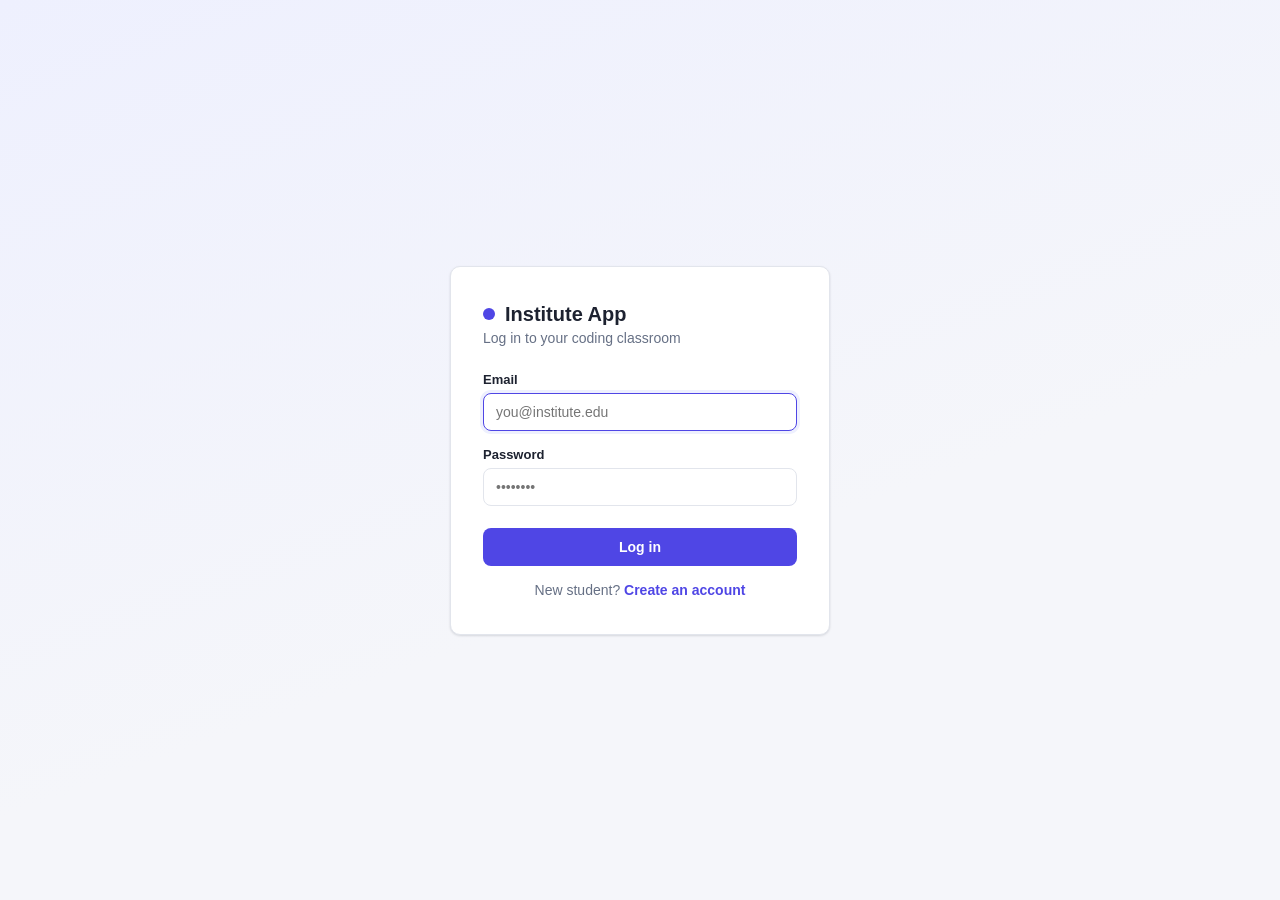
<file: frontend/index.html>
<!DOCTYPE html>
<html lang="en">
<head>
  <meta charset="UTF-8" />
  <meta name="viewport" content="width=device-width, initial-scale=1.0" />
  <title>Login — Institute App</title>
  <link rel="stylesheet" href="css/main.css" />
</head>
<body>
  <div class="login-wrap">
    <div class="card login-card">
      <div class="brand"><span class="dot"></span>Institute App</div>
      <p class="tagline">Log in to your coding classroom</p>

      <div id="login-success" class="login-success"></div>
      <div id="login-error" class="login-error"></div>

      <form id="login-form">
        <div class="field">
          <label for="email">Email</label>
          <input type="email" id="email" name="email" placeholder="you@institute.edu" required autofocus />
        </div>
        <div class="field">
          <label for="password">Password</label>
          <input type="password" id="password" name="password" placeholder="••••••••" required />
        </div>
        <button type="submit" class="btn btn-primary">Log in</button>
      </form>

      <p class="login-switch">New student? <a href="signup.html">Create an account</a></p>

      <!-- the demo accounts exist only in a local database seeded by scripts/init_db.py -->
      <div class="login-hint" id="demo-hint" hidden>
        <strong>Demo accounts</strong><br />
        Instructor — anita@institute.edu / instructor123<br />
        Student — ravi@institute.edu / student123
      </div>
    </div>
  </div>

  <script src="js/config.js"></script>
  <script src="js/api.js"></script>
  <script src="js/auth.js"></script>
</body>
</html>
</file>
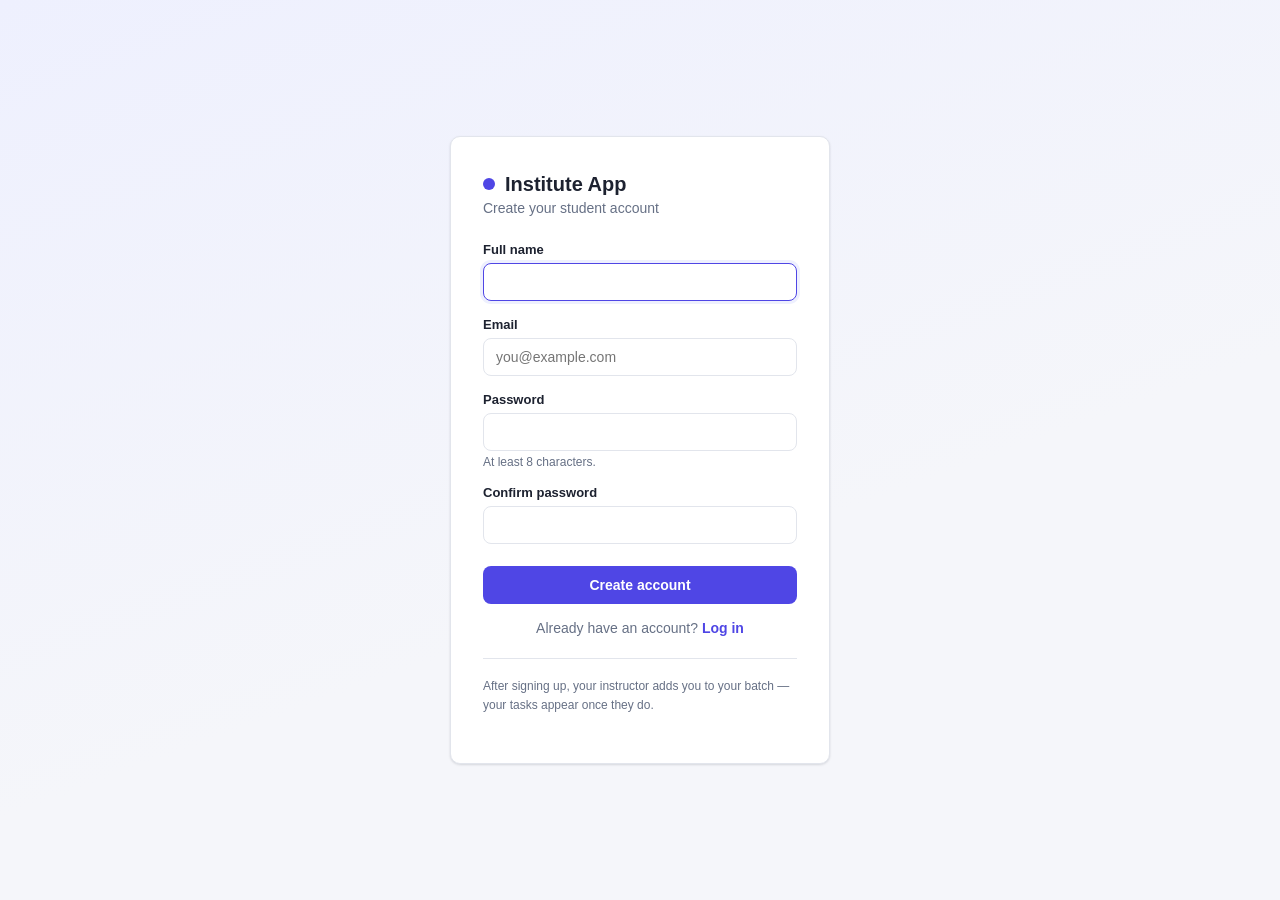
<file: frontend/signup.html>
<!DOCTYPE html>
<html lang="en">
<head>
  <meta charset="UTF-8" />
  <meta name="viewport" content="width=device-width, initial-scale=1.0" />
  <title>Sign up — Institute App</title>
  <link rel="stylesheet" href="css/main.css" />
</head>
<body>
  <div class="login-wrap">
    <div class="card login-card">
      <div class="brand"><span class="dot"></span>Institute App</div>
      <p class="tagline">Create your student account</p>

      <div id="signup-error" class="login-error"></div>

      <form id="signup-form">
        <div class="field">
          <label for="name">Full name</label>
          <input type="text" id="name" name="name" maxlength="100" autocomplete="name" required autofocus />
        </div>
        <div class="field">
          <label for="email">Email</label>
          <input type="email" id="email" name="email" placeholder="you@example.com" maxlength="254" autocomplete="email" required />
        </div>
        <div class="field">
          <label for="password">Password</label>
          <input type="password" id="password" name="password" minlength="8" maxlength="128" autocomplete="new-password" required />
          <div class="hint">At least 8 characters.</div>
        </div>
        <div class="field">
          <label for="password2">Confirm password</label>
          <input type="password" id="password2" name="password2" minlength="8" maxlength="128" autocomplete="new-password" required />
        </div>
        <button type="submit" class="btn btn-primary">Create account</button>
      </form>

      <p class="login-switch">Already have an account? <a href="index.html">Log in</a></p>
      <p class="login-hint">After signing up, your instructor adds you to your batch — your tasks appear once they do.</p>
    </div>
  </div>

  <script src="js/config.js"></script>
  <script src="js/api.js"></script>
  <script src="js/signup.js"></script>
</body>
</html>
</file>
<file: frontend/css/main.css>
:root {
  --bg: #f5f6fa;
  --surface: #ffffff;
  --border: #e2e5ec;
  --text: #1d2230;
  --text-muted: #667085;
  --primary: #4f46e5;
  --primary-dark: #4338ca;
  --primary-light: #eef0fe;
  --green: #12b76a;
  --green-bg: #e8f9f0;
  --amber: #b54708;
  --amber-bg: #fff4e0;
  --grey: #667085;
  --grey-bg: #eef0f3;
  --red: #d92d20;
  --radius: 10px;
  --shadow: 0 1px 2px rgba(16, 24, 40, 0.06), 0 1px 3px rgba(16, 24, 40, 0.08);
}

* { box-sizing: border-box; }

body {
  margin: 0;
  font-family: "Inter", -apple-system, BlinkMacSystemFont, "Segoe UI", Roboto, sans-serif;
  background: var(--bg);
  color: var(--text);
}

a { color: inherit; text-decoration: none; }

.app-shell { min-height: 100vh; display: flex; flex-direction: column; }

/* ---------- Top nav ---------- */
.topbar {
  background: var(--surface);
  border-bottom: 1px solid var(--border);
  padding: 14px 28px;
  display: flex;
  align-items: center;
  justify-content: space-between;
  position: sticky;
  top: 0;
  z-index: 20;
}

.topbar .brand {
  font-weight: 700;
  font-size: 17px;
  display: flex;
  align-items: center;
  gap: 8px;
}

.topbar .brand .dot {
  width: 10px; height: 10px; border-radius: 50%;
  background: var(--primary);
  display: inline-block;
}

.topbar nav {
  display: flex;
  gap: 4px;
}

.topbar nav a {
  padding: 8px 14px;
  border-radius: 8px;
  font-size: 14px;
  font-weight: 500;
  color: var(--text-muted);
}

.topbar nav a:hover { background: var(--bg); color: var(--text); }
.topbar nav a.active { background: var(--primary-light); color: var(--primary); }

.topbar .userbox {
  display: flex;
  align-items: center;
  gap: 12px;
  font-size: 14px;
  color: var(--text-muted);
}

.topbar .userbox .avatar {
  width: 32px; height: 32px; border-radius: 50%;
  background: var(--primary);
  color: white;
  display: flex; align-items: center; justify-content: center;
  font-weight: 600; font-size: 13px;
}

.btn-logout {
  border: 1px solid var(--border);
  background: var(--surface);
  padding: 6px 12px;
  border-radius: 8px;
  cursor: pointer;
  font-size: 13px;
  color: var(--text-muted);
}
.btn-logout:hover { background: var(--bg); }

/* ---------- Page container ---------- */
.page {
  flex: 1;
  padding: 28px;
  max-width: 1180px;
  width: 100%;
  margin: 0 auto;
}

.page-header {
  display: flex;
  align-items: flex-start;
  justify-content: space-between;
  margin-bottom: 20px;
  flex-wrap: wrap;
  gap: 12px;
}

.page-header h1 { font-size: 22px; margin: 0 0 4px 0; }
.page-header .subtitle { color: var(--text-muted); font-size: 14px; margin: 0; }

/* ---------- Buttons ---------- */
.btn {
  display: inline-flex;
  align-items: center;
  gap: 6px;
  border: none;
  border-radius: 8px;
  padding: 9px 16px;
  font-size: 14px;
  font-weight: 600;
  cursor: pointer;
  font-family: inherit;
}

.btn-primary { background: var(--primary); color: white; }
.btn-primary:hover { background: var(--primary-dark); }
.btn-primary:disabled { background: #c7c9d9; cursor: not-allowed; }

.btn-secondary { background: var(--surface); color: var(--text); border: 1px solid var(--border); }
.btn-secondary:hover { background: var(--bg); }

.btn-danger { background: var(--surface); color: var(--red); border: 1px solid #f3c8c4; }
.btn-danger:hover { background: #fff2f1; }

.btn-sm { padding: 6px 12px; font-size: 13px; }

/* ---------- Cards / Surface ---------- */
.card {
  background: var(--surface);
  border: 1px solid var(--border);
  border-radius: var(--radius);
  box-shadow: var(--shadow);
}

/* ---------- Table ---------- */
table.data-table {
  width: 100%;
  border-collapse: collapse;
  font-size: 14px;
}

table.data-table th {
  text-align: left;
  padding: 12px 16px;
  font-weight: 600;
  color: var(--text-muted);
  font-size: 12px;
  text-transform: uppercase;
  letter-spacing: 0.04em;
  border-bottom: 1px solid var(--border);
  background: #fafbfc;
}

table.data-table td {
  padding: 14px 16px;
  border-bottom: 1px solid var(--border);
  vertical-align: middle;
}

table.data-table tbody tr:last-child td { border-bottom: none; }
table.data-table tbody tr.clickable { cursor: pointer; }
table.data-table tbody tr.clickable:hover { background: #fafbff; }

/* ---------- Pills / Badges ---------- */
.pill {
  display: inline-flex;
  align-items: center;
  gap: 5px;
  padding: 4px 10px;
  border-radius: 999px;
  font-size: 12px;
  font-weight: 600;
  white-space: nowrap;
}

.pill-green { background: var(--green-bg); color: var(--green); }
.pill-amber { background: var(--amber-bg); color: var(--amber); }
.pill-grey { background: var(--grey-bg); color: var(--grey); }

.difficulty-easy { background: var(--green-bg); color: var(--green); }
.difficulty-medium { background: var(--amber-bg); color: var(--amber); }
.difficulty-hard { background: #fdeaea; color: var(--red); }

.type-badge {
  display: inline-flex;
  align-items: center;
  gap: 6px;
  padding: 5px 12px;
  border-radius: 999px;
  font-size: 12px;
  font-weight: 700;
}
.type-coding { background: #efeafe; color: #7c3aed; }
.type-video { background: #fde8e8; color: #dc2626; }
.type-worksheet { background: #e6f0ff; color: #2563eb; }
.type-interactive { background: #e6f9ee; color: #059669; }
.type-daily-task { background: #fff1e0; color: #ea580c; }
.type-reading { background: #fdf6d8; color: #ca8a04; }

/* ---------- Forms ---------- */
.field { margin-bottom: 16px; }
.field label {
  display: block;
  font-size: 13px;
  font-weight: 600;
  margin-bottom: 6px;
  color: var(--text);
}
.field .hint { font-size: 12px; color: var(--text-muted); margin-top: 4px; }

input[type=text], input[type=email], input[type=password], input[type=search],
textarea, select {
  width: 100%;
  padding: 10px 12px;
  border: 1px solid var(--border);
  border-radius: 8px;
  font-size: 14px;
  font-family: inherit;
  background: var(--surface);
  color: var(--text);
}

input:focus, textarea:focus, select:focus {
  outline: none;
  border-color: var(--primary);
  box-shadow: 0 0 0 3px var(--primary-light);
}

textarea { resize: vertical; }

.form-row { display: flex; gap: 16px; }
.form-row > .field { flex: 1; }

/* ---------- Login ---------- */
.login-wrap {
  min-height: 100vh;
  display: flex;
  align-items: center;
  justify-content: center;
  background: linear-gradient(160deg, #eef0fe 0%, #f5f6fa 60%);
  padding: 20px;
}

.login-card {
  width: 100%;
  max-width: 380px;
  padding: 36px 32px;
}

.login-card .brand {
  display: flex; align-items: center; gap: 10px;
  font-weight: 700; font-size: 20px; margin-bottom: 4px;
}
.login-card .brand .dot { width: 12px; height: 12px; border-radius: 50%; background: var(--primary); }
.login-card p.tagline { color: var(--text-muted); font-size: 14px; margin: 0 0 26px 0; }
.login-card .btn-primary { width: 100%; justify-content: center; padding: 11px; margin-top: 6px; }
.login-error {
  background: #fdeaea; color: var(--red); font-size: 13px;
  padding: 10px 12px; border-radius: 8px; margin-bottom: 16px; display: none;
}
.login-switch { margin: 16px 0 0; text-align: center; font-size: 14px; color: var(--text-muted); }
.login-switch a { color: var(--primary); font-weight: 600; text-decoration: none; }
.login-switch a:hover { text-decoration: underline; }
.login-success {
  background: var(--green-bg); color: var(--green); font-size: 13px;
  padding: 10px 12px; border-radius: 8px; margin-bottom: 16px; display: none;
}
.batch-chip { display: inline-flex; align-items: center; gap: 4px; margin: 2px 0; }
.batch-chip button {
  border: 0; background: none; padding: 0 0 0 2px; cursor: pointer; color: inherit;
  display: inline-flex; font-size: 13px; line-height: 1; opacity: .6;
}
.batch-chip button:hover { opacity: 1; color: var(--red); }
.student-add { display: flex; gap: 8px; justify-content: flex-end; align-items: center; }
.student-add select { width: auto; min-width: 180px; }
.login-hint {
  margin-top: 22px; padding-top: 18px; border-top: 1px solid var(--border);
  font-size: 12px; color: var(--text-muted); line-height: 1.6;
}

/* ---------- Category rows (student dashboard) ---------- */
.category-grid {
  display: flex;
  flex-direction: column;
  gap: 12px;
}

.category-card {
  display: flex;
  align-items: center;
  gap: 16px;
  background: var(--surface);
  border: 1px solid var(--border);
  border-radius: var(--radius);
  box-shadow: var(--shadow);
  padding: 18px 20px;
  cursor: pointer;
  transition: box-shadow .12s ease, transform .12s ease, border-color .12s ease;
}
.category-card:hover {
  box-shadow: 0 8px 20px rgba(16,24,40,0.12);
  transform: translateY(-1px);
  border-color: var(--primary);
}

.category-icon {
  flex: 0 0 auto;
  width: 46px; height: 46px;
  border-radius: 12px;
  background: var(--primary-light);
  color: var(--primary);
  display: flex; align-items: center; justify-content: center;
  font-size: 22px;
}

.category-body { flex: 1 1 auto; min-width: 0; }
.category-label { font-size: 16px; font-weight: 700; margin-bottom: 4px; }
.category-desc { font-size: 13px; color: var(--text-muted); line-height: 1.4; }
.category-count {
  flex: 0 0 auto;
  font-size: 12px; font-weight: 600; color: var(--primary);
  white-space: nowrap;
}

/* ---------- Back link (category task list) ---------- */
.back-link {
  display: inline-flex;
  align-items: center;
  gap: 6px;
  font-size: 13px;
  font-weight: 600;
  color: var(--text-muted);
  margin-bottom: 8px;
}
.back-link:hover { color: var(--primary); }

/* ---------- Tasks list ---------- */
.tasks-header-count {
  font-size: 14px; color: var(--text-muted);
}

.task-row {
  display: flex;
  align-items: center;
  justify-content: space-between;
  padding: 18px 20px;
  margin-bottom: 12px;
  cursor: pointer;
  transition: box-shadow .12s ease, transform .12s ease;
}
.task-row:hover { box-shadow: 0 4px 14px rgba(16,24,40,0.10); transform: translateY(-1px); }

.task-row .task-main { display: flex; flex-direction: column; gap: 6px; }
.task-row .task-title { font-size: 16px; font-weight: 700; }
.task-row .task-meta { font-size: 13px; color: var(--text-muted); display: flex; gap: 10px; align-items: center; }
.task-row .task-meta .dotsep { width: 3px; height: 3px; border-radius: 50%; background: var(--text-muted); display: inline-block; }

.task-row .task-side {
  display: flex;
  flex-direction: column;
  align-items: flex-end;
  gap: 8px;
}

.tasks-footer-note {
  margin-top: 18px;
  padding: 14px 18px;
  background: var(--primary-light);
  border-radius: var(--radius);
  color: var(--primary-dark);
  font-size: 13px;
}

.empty-state {
  text-align: center;
  padding: 60px 20px;
  color: var(--text-muted);
}
.empty-state .icon { font-size: 40px; margin-bottom: 12px; }

/* ---------- Modal ---------- */
.modal-overlay {
  position: fixed; inset: 0;
  background: rgba(16, 24, 40, 0.45);
  display: flex; align-items: center; justify-content: center;
  z-index: 100;
}
.modal-overlay[hidden] { display: none; }

.modal {
  background: var(--surface);
  border-radius: 12px;
  width: 100%;
  max-width: 460px;
  max-height: 80vh;
  display: flex;
  flex-direction: column;
  box-shadow: 0 20px 40px rgba(16,24,40,0.2);
}
.modal-header {
  padding: 18px 22px;
  border-bottom: 1px solid var(--border);
  display: flex; align-items: center; justify-content: space-between;
}
.modal-header h3 { margin: 0; font-size: 16px; }
.modal-close { background: none; border: none; font-size: 18px; cursor: pointer; color: var(--text-muted); }
.modal-body { padding: 18px 22px; overflow-y: auto; }
.modal-footer { padding: 16px 22px; border-top: 1px solid var(--border); display: flex; justify-content: flex-end; gap: 10px; }

.batch-check-row {
  display: flex; align-items: center; gap: 10px;
  padding: 10px 0;
  border-bottom: 1px solid var(--border);
  font-size: 14px;
}
.batch-check-row:last-child { border-bottom: none; }
.batch-check-row input { width: 16px; height: 16px; }
.batch-check-row .member-count { margin-left: auto; color: var(--text-muted); font-size: 12px; }

/* ---------- Test case table ---------- */
.tc-table { width: 100%; border-collapse: collapse; margin-bottom: 12px; }
.tc-table th { text-align: left; font-size: 12px; color: var(--text-muted); text-transform: uppercase; padding: 6px 8px; }
.tc-table td { padding: 6px 8px; vertical-align: top; }
.tc-table textarea { min-height: 44px; font-family: "SFMono-Regular", Consolas, monospace; font-size: 13px; }
.tc-table .col-hidden { text-align: center; width: 70px; }
.tc-table .col-actions { width: 50px; text-align: center; }
.tc-icon-btn {
  background: none; border: none; cursor: pointer; color: var(--text-muted);
  font-size: 16px; padding: 4px;
}
.tc-icon-btn:hover { color: var(--red); }

.verify-panel {
  border-top: 4px solid var(--primary);
}

.verify-banner {
  padding: 12px 16px;
  border-radius: 8px;
  font-size: 14px;
  font-weight: 600;
  margin-bottom: 14px;
  display: none;
  align-items: center;
  gap: 8px;
}
.verify-banner.show-success { display: flex; background: var(--green-bg); color: var(--green); }
.verify-banner.show-fail { display: flex; background: #fdeaea; color: var(--red); }

.verify-result-row {
  display: flex; align-items: center; justify-content: space-between;
  padding: 8px 12px; border-radius: 6px; font-size: 13px; margin-bottom: 6px;
}
.verify-result-row.pass { background: var(--green-bg); color: var(--green); }
.verify-result-row.fail { background: #fdeaea; color: var(--red); }

.section-title {
  font-size: 15px; font-weight: 700; margin: 0 0 14px 0;
  display: flex; align-items: center; gap: 8px;
}

.section-card { padding: 22px; margin-bottom: 20px; }

.tooltip-wrap { position: relative; display: inline-block; }
.tooltip-wrap[data-tooltip]:hover::after {
  content: attr(data-tooltip);
  position: absolute;
  bottom: 130%; left: 50%; transform: translateX(-50%);
  background: #1d2230; color: white; font-size: 12px; font-weight: 500;
  padding: 6px 10px; border-radius: 6px; white-space: nowrap; z-index: 30;
}

.batches-layout { display: grid; grid-template-columns: 320px 1fr; gap: 20px; align-items: start; }
.batch-list-item {
  padding: 14px 16px; border-radius: 8px; cursor: pointer;
  display: flex; justify-content: space-between; align-items: center;
  font-size: 14px; margin-bottom: 4px;
}
.batch-list-item:hover { background: var(--bg); }
.batch-list-item.active { background: var(--primary-light); color: var(--primary-dark); font-weight: 600; }
.batch-list-item .count { color: var(--text-muted); font-size: 12px; }

.perf-filters { display: flex; gap: 14px; margin-bottom: 20px; }
.perf-filters .field { flex: 1; margin-bottom: 0; }

.link-btn { background: none; border: none; color: var(--primary); cursor: pointer; font-size: 13px; font-weight: 600; padding: 0; text-decoration: none; }
.link-btn:hover { text-decoration: underline; }
.link-btn.topic-link { text-align: left; font-family: inherit; }

.small-muted { font-size: 12px; color: var(--text-muted); }

code, pre { font-family: "SFMono-Regular", Consolas, "Liberation Mono", monospace; }

.desc-preview { line-height: 1.6; font-size: 14px; }
.desc-preview pre { background: #f5f6fa; padding: 12px; border-radius: 8px; overflow-x: auto; }
.desc-preview code { background: #f0f1f6; padding: 1px 5px; border-radius: 4px; }

@media (max-width: 900px) {
  .batches-layout { grid-template-columns: 1fr; }
  .form-row { flex-direction: column; }
}

/* ---------- Worksheet viewer (Topic / Questions / Answers) ---------- */
.ws-tabs { display: flex; gap: 6px; align-items: center; margin-bottom: 12px; flex-wrap: wrap; }
.ws-tab {
  display: inline-flex; align-items: center; gap: 6px;
  padding: 8px 16px; border-radius: 999px; border: 1px solid var(--border);
  background: var(--surface); color: var(--text); font: inherit; font-size: 14px; font-weight: 600; cursor: pointer;
}
.ws-tab:hover { border-color: var(--primary); color: var(--primary); }
.ws-tab.active { background: var(--primary); border-color: var(--primary); color: #fff; }
.ws-tab.locked:not(.active) { color: var(--text-muted); }
.ws-tab.locked::after { content: "\eae2"; font-family: "tabler-icons"; font-size: 13px; margin-left: 2px; }
.ws-tool {
  margin-left: auto;
  display: inline-flex; align-items: center; gap: 5px; white-space: nowrap; background: none; border: 0; padding: 0;
  font: inherit; font-size: 13px; font-weight: 600; color: var(--primary); text-decoration: none; cursor: pointer;
}
.ws-tool:hover { text-decoration: underline; }
.ws-pane { padding: 0; overflow: hidden; }
.ws-frame { display: block; width: 100%; height: calc(100vh - 250px); min-height: 520px; border: 0; }
.ws-message { padding: 56px 22px; text-align: center; color: var(--text-muted); display: flex; flex-direction: column; align-items: center; gap: 10px; }
.ws-message i.ti { font-size: 28px; }
.ws-message p { margin: 0; }
.ws-toolbar { display: flex; align-items: center; gap: 12px; margin-bottom: 14px; flex-wrap: wrap; }
.ws-parts { display: flex; gap: 8px; flex-wrap: wrap; margin-top: 4px; }
.ws-parts .btn { text-decoration: none; }
.batch-ws-row { display: flex; justify-content: space-between; align-items: center; gap: 14px; padding: 12px 0; border-bottom: 1px solid var(--border); }
.batch-ws-row:last-child { border-bottom: none; }
.batch-ws-main { display: flex; flex-direction: column; gap: 8px; min-width: 0; }
.batch-ws-title { display: flex; align-items: center; gap: 8px; font-weight: 700; font-size: 14px; }
.batch-ws-title a { color: var(--text); text-decoration: none; }
.batch-ws-title a:hover { color: var(--primary); }
.batch-ws-side { display: flex; flex-direction: column; align-items: flex-end; gap: 6px; flex-shrink: 0; }
.ws-step {
  display: inline-grid; place-items: center; width: 20px; height: 20px; border-radius: 50%;
  background: var(--primary-light); color: var(--primary); font-size: 12px; font-weight: 700;
}
.ws-tab.active .ws-step { background: rgba(255,255,255,0.25); color: #fff; }
.ws-tab.done::after { content: "\ea5e"; font-family: "tabler-icons"; font-size: 14px; color: var(--green); margin-left: 2px; }
.ws-tab.active.done::after { color: #fff; }
.ws-bar {
  display: flex; align-items: center; justify-content: space-between; gap: 12px; flex-wrap: wrap;
  padding: 12px 16px; margin-bottom: 12px; border-radius: var(--radius);
  background: var(--primary-light); border: 1px solid #d9dcfb; font-size: 14px;
}
.ws-bar.ws-bar-done { background: var(--green-bg); border-color: #c4eed8; }
.ws-head-pills { display: flex; gap: 8px; margin-top: 8px; }
.ws-bar[hidden], .ws-newtab[hidden] { display: none; }

/* Worksheet pages: the sheet fills the rest of the screen instead of a fixed-height box */
.ws-page .app-shell { height: 100vh; min-height: 0; }
.ws-page .topbar { padding-top: 10px; padding-bottom: 10px; }
.ws-page .page { display: flex; flex-direction: column; min-height: 0; max-width: 1440px; padding: 12px 20px 14px; }
.ws-page .page-header { margin-bottom: 10px; align-items: center; }
.ws-page .page-header h1 { font-size: 19px; margin: 2px 0 0; }
.ws-page .page-header .subtitle:empty { display: none; }
.ws-page .back-link { margin-bottom: 2px; }
.ws-page .ws-title-row { display: flex; align-items: center; gap: 12px; flex-wrap: wrap; }
.ws-page .ws-head-pills { margin-top: 0; }
.ws-page #viewer { flex: 1; display: flex; flex-direction: column; min-height: 0; }
.ws-page .ws-tabs { margin-bottom: 8px; }
.ws-page .ws-bar { flex: 1 1 420px; margin: 0 0 0 8px; padding: 5px 6px 5px 14px; font-size: 13px; }
.ws-page .ws-pane { flex: 1; min-height: 360px; display: flex; flex-direction: column; }
.ws-page .ws-frame { flex: 1; height: auto; min-height: 0; }
.ws-page .ws-message { margin: auto; }


/* Topic cards (Worksheets → subject): stacked one per row, Assign in the top-right corner */
.topic-grid { display: flex; flex-direction: column; gap: 12px; }
.topic-card { padding: 18px 20px; display: flex; align-items: flex-start; justify-content: space-between; gap: 16px; }
.topic-card-main { display: flex; flex-direction: column; gap: 10px; min-width: 0; }
.topic-card-title { font-size: 16px; font-weight: 700; color: var(--text); text-decoration: none; line-height: 1.35; }
.topic-card-title:hover { color: var(--primary); }
.topic-card-assigned { display: flex; align-items: center; gap: 8px; flex-wrap: wrap; }
.topic-card-corner { display: flex; align-items: center; gap: 8px; flex-shrink: 0; }
@media (max-width: 640px) { .topic-card { flex-direction: column-reverse; } .topic-card-corner { align-self: flex-end; } }
.as-table .as-col { text-align: center; width: 110px; }
.as-table input[type=checkbox] { width: 18px; height: 18px; cursor: pointer; }
.ws-tab[hidden] { display: none; }
.perf-summary { padding: 14px 18px; border-bottom: 1px solid var(--border); font-size: 14px; display: flex; align-items: center; gap: 10px; flex-wrap: wrap; }
.perf-summary:empty { display: none; }
.perf-summary .dotsep { width: 3px; height: 3px; border-radius: 50%; background: var(--text-muted); display: inline-block; }
.perf-filters .field[hidden] { display: none; }

/* Worksheets laid out like the repo site (aikaryashala.com/first-steps/ganitham/index.html): plain page,
   sans-serif, browser-default link colours, "Task 0 - ... [Questions] [ans]" per line */
.ws-index { background: #fff; color: #000; font-family: sans-serif; padding: 2rem; margin-bottom: 16px; border: 1px solid var(--border); }
.ws-index h1 { font-size: 2em; font-weight: bold; margin: 0 0 0.67em; }
.ws-index ul { margin: 1em 0; padding-left: 40px; line-height: 1.8; }
.ws-index a { color: #0000ee; text-decoration: underline; }
.ws-index a:visited { color: #551a8b; }
.ws-index a.q { font-size: 0.85em; white-space: nowrap; }
.ws-index p { margin: 1em 0 0; }
.ws-index-batches { display: flex; align-items: center; gap: 6px 14px; flex-wrap: wrap; font-size: 12px; color: var(--text-muted); line-height: 1.5; }
.ws-index-batches strong { color: var(--text); font-weight: 600; }
.ws-index-batches .btn { margin-left: auto; }
@media (max-width: 640px) { .ws-index { padding: 1rem; } .ws-index ul { padding-left: 24px; } .ws-index-batches .btn { margin-left: 0; } }

/* Library → Worksheets: status of the sync from the worksheet repo */
.ws-sync { display: flex; align-items: center; gap: 10px; flex-wrap: wrap; margin: -6px 0 18px; font-size: 13px; }
.ws-sync .btn { margin-left: auto; }
.ws-sync-error { color: var(--red) !important; }
.ws-spin { display: inline-block; animation: ws-spin 1s linear infinite; }
@keyframes ws-spin { to { transform: rotate(360deg); } }
.ws-sync-report { margin: -8px 0 18px; padding: 0; font-size: 13px; }
.ws-sync-report summary { padding: 12px 16px; cursor: pointer; }
.ws-sync-report #ws-sync-items { padding: 0 16px 14px; }
.ws-sync-warn { color: var(--amber); font-weight: 600; }
.ws-sync-subject { font-weight: 700; margin: 10px 0 4px; }
.ws-sync-row { display: flex; justify-content: space-between; align-items: center; gap: 6px 16px; flex-wrap: wrap; padding: 7px 0; border-top: 1px solid var(--border); }
.ws-sync-title { display: flex; align-items: center; gap: 8px; flex-wrap: wrap; }
.ws-sync-files { display: flex; gap: 10px; flex-wrap: wrap; }
.ws-sync-file { display: inline-flex; align-items: center; gap: 3px; white-space: nowrap; }
.ws-sync-file.ok { color: var(--green); }
.ws-sync-file.kept { color: var(--amber); }
.ws-sync-file.missing { color: var(--red); }
.ws-sync-legend { display: flex; gap: 6px 16px; flex-wrap: wrap; margin-top: 10px; padding-top: 10px; border-top: 1px solid var(--border); }
</file>
